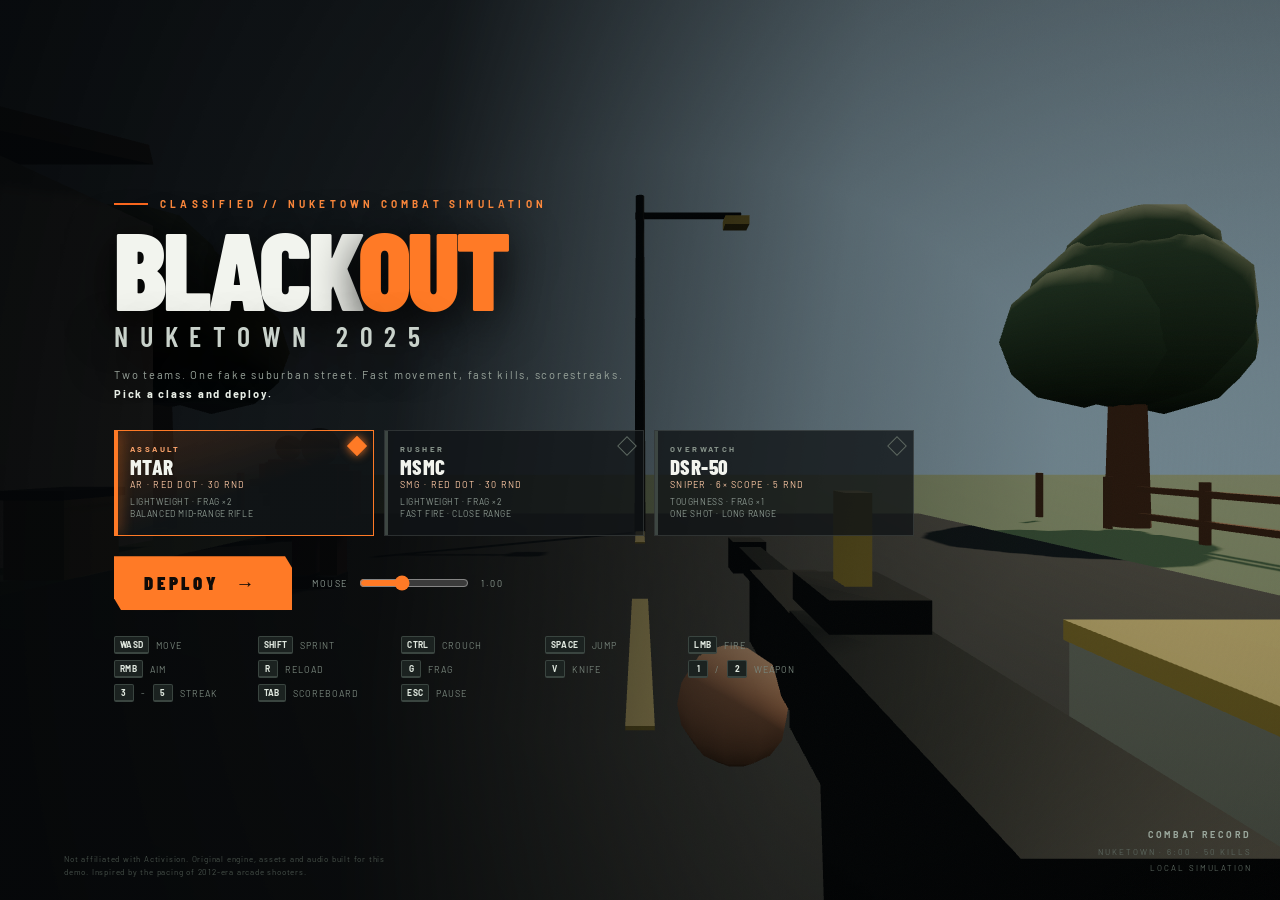
<file: index.html>
<!doctype html>
<html lang="en">
<head>
<meta charset="utf-8">
<meta name="viewport" content="width=device-width,initial-scale=1,maximum-scale=1,user-scalable=no,viewport-fit=cover">
<meta name="theme-color" content="#0a0c0e">
<link rel="icon" href="data:,">
<title>NUKETOWN 2025 — Blackout Ops</title>
<style>
@import url('https://fonts.googleapis.com/css2?family=Barlow+Condensed:wght@400;500;600;700;800;900&family=Barlow:wght@400;600;700&display=swap');

*{box-sizing:border-box}
html,body{margin:0;width:100%;height:100%;overflow:hidden;background:#07090b;color:#f2f4ee;
  font-family:'Barlow Condensed','Arial Narrow',Arial,sans-serif;touch-action:none}
body{user-select:none;-webkit-user-select:none;cursor:default}
#game{position:fixed;inset:0;width:100%;height:100%;display:block;background:#0a0d10}
.hidden{display:none!important}

/* ---------------- generic overlays ---------------- */
.screen{position:fixed;inset:0;z-index:40;display:flex;pointer-events:none}
.screen .panel{pointer-events:auto}

/* ---------------- menu ---------------- */
#menu{background:linear-gradient(97deg,rgba(4,6,8,.96) 0%,rgba(4,6,8,.89) 32%,rgba(4,6,8,.45) 63%,rgba(4,6,8,.14) 100%)}
#menu .menu-inner{position:relative;width:min(1180px,100%);margin:auto;padding:34px clamp(22px,5vw,70px);display:flex;flex-direction:column;justify-content:center;min-height:100%}
.eyebrow{font-family:'Barlow',sans-serif;font-size:10px;letter-spacing:.42em;color:#ff8a3d;font-weight:700;margin:0 0 12px;display:flex;align-items:center;gap:12px}
.eyebrow:before{content:'';width:34px;height:2px;background:#ff6a1f;display:inline-block}
.logo{font-size:clamp(58px,8.6vw,116px);line-height:.82;font-weight:900;letter-spacing:-.035em;margin:0;text-transform:uppercase;text-shadow:0 10px 48px #000}
.logo em{font-style:normal;color:#ff7a26}
.logo small{display:block;font-size:clamp(18px,2.2vw,28px);letter-spacing:.42em;font-weight:600;color:#c9d2cb;margin-top:10px;line-height:1}
.menu-sub{font-family:'Barlow',sans-serif;font-size:11px;letter-spacing:.16em;color:#9aa59c;margin:15px 0 0;max-width:510px;line-height:1.75}
.menu-sub b{color:#e7ede5}

.loadouts{display:flex;gap:10px;margin:26px 0 20px;flex-wrap:wrap;max-width:800px}
.loadout{position:relative;flex:1 1 200px;min-width:178px;padding:13px 15px 14px;background:rgba(16,20,22,.78);border:1px solid rgba(190,206,192,.16);cursor:pointer;transition:.16s;overflow:hidden}
.loadout:before{content:'';position:absolute;left:0;top:0;bottom:0;width:3px;background:#3d4642;transition:.16s}
.loadout:hover{background:rgba(28,34,35,.9);border-color:rgba(255,122,38,.45);transform:translateY(-2px)}
.loadout.active{border-color:#ff7a26;background:linear-gradient(160deg,rgba(255,122,38,.16),rgba(16,20,22,.92) 55%)}
.loadout.active:before{background:#ff7a26;box-shadow:0 0 14px #ff7a26}
.lo-tag{font-family:'Barlow',sans-serif;font-size:8px;letter-spacing:.3em;color:#89958c;font-weight:700}
.loadout.active .lo-tag{color:#ffa66d}
.lo-name{font-size:21px;font-weight:800;letter-spacing:.02em;margin:2px 0 1px;line-height:1.05;text-transform:uppercase}
.lo-gun{font-family:'Barlow',sans-serif;font-size:9px;letter-spacing:.14em;color:#ffcaa6;margin-bottom:6px}
.lo-perk{font-family:'Barlow',sans-serif;font-size:8.5px;letter-spacing:.07em;color:#8d9a92;line-height:1.5}
.lo-check{position:absolute;right:9px;top:8px;width:14px;height:14px;border:1px solid #5c665f;transform:rotate(45deg)}
.loadout.active .lo-check{background:#ff7a26;border-color:#ff7a26;box-shadow:0 0 10px #ff7a26}

.menu-actions{display:flex;align-items:center;gap:20px;flex-wrap:wrap}
.deploy{pointer-events:auto;border:0;background:#ff7a26;color:#100b08;font-family:'Barlow Condensed',Arial,sans-serif;font-weight:900;font-size:19px;letter-spacing:.2em;padding:15px 34px 15px 30px;cursor:pointer;
  clip-path:polygon(0 0,96% 0,100% 22%,100% 100%,4% 100%,0 78%);box-shadow:0 10px 40px #ff6a1f2e;transition:.15s}
.deploy:hover{background:#ffa04f;transform:translateY(-1px)}
.deploy:active{transform:translateY(1px)}
.sens-wrap{display:flex;align-items:center;gap:10px;font-family:'Barlow',sans-serif;font-size:9px;letter-spacing:.16em;color:#8d9a92}
.sens-wrap input{width:110px;accent-color:#ff7a26;cursor:pointer}
.controls{display:grid;grid-template-columns:repeat(auto-fit,minmax(112px,1fr));gap:6px 18px;max-width:700px;margin-top:26px;font-family:'Barlow',sans-serif;font-size:9px;letter-spacing:.11em;color:#78857c}
.controls span{display:flex;align-items:center;gap:7px}
.controls kbd{font-family:'Barlow',sans-serif;font-size:8.5px;font-weight:700;letter-spacing:.04em;color:#dfe7de;background:#1b2220;border:1px solid #3a4540;border-bottom-width:2px;border-radius:2px;padding:2px 5px;min-width:20px;text-align:center}
.menu-foot{position:absolute;right:28px;bottom:24px;text-align:right;font-family:'Barlow',sans-serif;font-size:8px;letter-spacing:.24em;color:#5c675f;line-height:2}
.menu-foot b{display:block;color:#9aa79c;font-size:9px;letter-spacing:.3em}
.legal{position:absolute;left:clamp(22px,5vw,70px);bottom:20px;font-family:'Barlow',sans-serif;font-size:8px;letter-spacing:.1em;color:#48524b;max-width:330px;line-height:1.7}

/* ---------------- hud ---------------- */
#hud{position:fixed;inset:0;z-index:20;pointer-events:none;font-family:'Barlow Condensed',Arial,sans-serif}
#hud.hidden{display:none}
#minimapwrap{position:absolute;left:22px;bottom:22px;width:174px;height:174px;background:rgba(5,8,9,.62);border:1px solid rgba(224,234,224,.25);box-shadow:0 6px 30px rgba(0,0,0,.55);padding:5px}
#minimap{width:100%;height:100%;display:block}
.mm-label{position:absolute;left:8px;top:8px;font-family:'Barlow',sans-serif;font-size:7px;letter-spacing:.24em;color:#c9d5ca;opacity:.8;text-shadow:0 1px 3px #000}
.mm-compass{position:absolute;right:8px;top:7px;font-family:'Barlow',sans-serif;font-size:8px;letter-spacing:.1em;color:#ffb07a;text-shadow:0 1px 3px #000}
#streaks{position:absolute;left:22px;bottom:206px;display:flex;gap:6px}
.streak{width:50px;height:44px;background:rgba(5,8,9,.6);border:1px solid rgba(224,234,224,.18);display:flex;flex-direction:column;align-items:center;justify-content:center;position:relative;overflow:hidden;transition:.2s}
.streak .s-ico{font-size:17px;line-height:1;color:#93a196;filter:grayscale(1)}
.streak .s-key{position:absolute;right:3px;top:2px;font-family:'Barlow',sans-serif;font-size:7px;color:#718076}
.streak .s-name{font-family:'Barlow',sans-serif;font-size:6.5px;letter-spacing:.1em;color:#79877d;margin-top:2px}
.streak .s-fill{position:absolute;left:0;bottom:0;height:2px;background:#ff7a26;width:0;transition:width .2s}
.streak.ready{border-color:#ff8a3d;background:rgba(255,122,38,.17);box-shadow:0 0 18px rgba(255,122,38,.28)}
.streak.ready .s-ico{color:#ffb27c;filter:none}
.streak.ready .s-name,.streak.ready .s-key{color:#ffc49b}
.streak.ready .s-fill{background:#ffb27c;width:100%!important;box-shadow:0 0 8px #ff7a26}
.streak.used{opacity:.35}

#killfeed{position:absolute;right:22px;top:18px;display:flex;flex-direction:column;align-items:flex-end;gap:3px;max-width:430px}
.kf{display:flex;align-items:center;gap:7px;background:rgba(5,8,9,.48);border-right:2px solid #7d8a80;padding:4px 8px;font-size:12px;letter-spacing:.05em;animation:kfin .18s ease-out;font-weight:600}
@keyframes kfin{from{transform:translateX(22px);opacity:0}to{transform:none;opacity:1}}
.kf .kf-a{color:#79b7ff}.kf .kf-b{color:#ff7f70}
.kf .kf-w{font-family:'Barlow',sans-serif;font-size:8px;letter-spacing:.12em;color:#bcc7bd;background:#20272a;padding:2px 5px}
.kf.self{border-right-color:#ff7a26;background:rgba(50,20,8,.6)}
.kf .kf-hs{color:#ffb04a;font-size:10px}

#matchbar{position:absolute;top:16px;left:50%;transform:translateX(-50%);display:flex;align-items:stretch;background:rgba(5,8,9,.62);border:1px solid rgba(224,234,224,.16);box-shadow:0 5px 24px #0008}
.mb-team{display:flex;align-items:center;gap:9px;padding:6px 16px 6px 12px;border-right:1px solid rgba(255,255,255,.1)}
.mb-team.enemy{border-right:0;border-left:1px solid rgba(255,255,255,.1);flex-direction:row-reverse}
.mb-score{font-size:30px;font-weight:800;line-height:.9;min-width:30px;text-align:center}
.mb-blue .mb-score{color:#84beff}.mb-red .mb-score{color:#ff887a}
.mb-tag{font-family:'Barlow',sans-serif;font-size:7px;letter-spacing:.2em;color:#93a096;text-align:center;line-height:1.6}
.mb-tag b{display:block;font-size:10px;letter-spacing:.14em;color:#e4ebe2}
.mb-mid{padding:6px 18px;display:flex;flex-direction:column;align-items:center;justify-content:center;min-width:86px}
#matchTimer{font-size:21px;font-weight:700;letter-spacing:.04em;line-height:1}
.mb-mode{font-family:'Barlow',sans-serif;font-size:6.5px;letter-spacing:.24em;color:#8b988e;margin-top:3px}
#spectateTag{position:absolute;top:78px;left:50%;transform:translateX(-50%);font-family:'Barlow',sans-serif;font-size:8px;letter-spacing:.3em;color:#ff9a63;background:rgba(5,8,9,.5);padding:3px 10px}

#crosshair{position:absolute;left:50%;top:50%;width:60px;height:60px;transform:translate(-50%,-50%)}
#crosshair .ch{position:absolute;background:#e8f0e6;box-shadow:0 0 3px #000a,0 0 1px #000}
#crosshair .ch.t,#crosshair .ch.b{width:1.5px;height:8px;left:50%;margin-left:-.75px}
#crosshair .ch.l,#crosshair .ch.r{height:1.5px;width:8px;top:50%;margin-top:-.75px}
#crosshair .ch.t{top:4px}#crosshair .ch.b{bottom:4px}#crosshair .ch.l{left:4px}#crosshair .ch.r{right:4px}
#crosshair .dot{position:absolute;left:50%;top:50%;width:2px;height:2px;margin:-1px;background:#fff;border-radius:50%;box-shadow:0 0 3px #000}
#crosshair.ads .ch{opacity:.0}
#hitmarker{position:absolute;left:50%;top:50%;width:34px;height:34px;transform:translate(-50%,-50%) rotate(45deg);opacity:0}
#hitmarker span{position:absolute;background:#fff;box-shadow:0 0 5px #000}
#hitmarker span:nth-child(1){left:0;top:0;width:10px;height:2px}
#hitmarker span:nth-child(2){right:0;top:0;width:10px;height:2px}
#hitmarker span:nth-child(3){left:0;bottom:0;width:10px;height:2px}
#hitmarker span:nth-child(4){right:0;bottom:0;width:10px;height:2px}
#hitmarker.show{animation:hm .22s ease-out}
#hitmarker.kill span{background:#ff4b3e}
#hitmarker.head span{background:#ffc247}
@keyframes hm{0%{opacity:1;transform:translate(-50%,-50%) rotate(45deg) scale(.7)}70%{opacity:1}100%{opacity:0;transform:translate(-50%,-50%) rotate(45deg) scale(1.25)}}

#killconfirm{position:absolute;left:50%;top:calc(50% + 34px);transform:translateX(-50%);text-align:center;opacity:0;transition:opacity .18s}
#killconfirm .kc-score{font-size:24px;font-weight:800;letter-spacing:.03em;color:#fff;text-shadow:0 2px 10px #000,0 0 20px #ff7a2666}
#killconfirm .kc-txt{font-family:'Barlow',sans-serif;font-size:8px;letter-spacing:.28em;color:#ffb07a;margin-top:1px;text-shadow:0 1px 4px #000}
#killconfirm.show{opacity:1}
#notify{position:absolute;left:50%;top:22%;transform:translateX(-50%);text-align:center;opacity:0;transition:opacity .2s}
#notify .n-main{font-size:22px;font-weight:800;letter-spacing:.16em;color:#ffd0ae;text-shadow:0 2px 12px #000,0 0 26px #ff6a1f44}
#notify .n-sub{font-family:'Barlow',sans-serif;font-size:8px;letter-spacing:.3em;color:#c9d4ca;margin-top:3px;text-shadow:0 1px 4px #000}
#notify.show{opacity:1}

#healthwrap{position:absolute;left:22px;bottom:212px;width:174px}
#healthbar{height:3px;background:rgba(255,255,255,.15);overflow:hidden}
#healthfill{height:100%;width:100%;background:#d8e7cf;transition:width .12s}
#hud.hurt #healthfill{background:#ff5a48}
#equip{display:flex;gap:8px;margin-top:6px;font-family:'Barlow',sans-serif;font-size:8px;letter-spacing:.13em;color:#93a096}
#equip b{color:#e6eee3;font-weight:600}

#weaponhud{position:absolute;right:26px;bottom:20px;text-align:right;min-width:230px}
#weaponName{font-size:23px;font-weight:800;letter-spacing:.05em;text-shadow:0 2px 12px #000;line-height:1}
#weaponMode{font-family:'Barlow',sans-serif;font-size:7.5px;letter-spacing:.26em;color:#9aa79c;margin-top:3px}
#ammoRow{display:flex;align-items:baseline;justify-content:flex-end;gap:8px;margin-top:2px;text-shadow:0 3px 16px #000}
#ammoMag{font-size:44px;font-weight:800;line-height:.95;letter-spacing:-.02em}
#ammoMag.low{color:#ff6c58}
#ammoRes{font-size:19px;font-weight:600;color:#a4b0a5}
#reloadHint{font-family:'Barlow',sans-serif;font-size:8px;letter-spacing:.26em;color:#ffb07a;height:12px;margin-top:2px;opacity:0;transition:.15s}
#reloadHint.show{opacity:1}
#weaponList{position:absolute;right:26px;bottom:126px;display:flex;flex-direction:column;align-items:flex-end;gap:2px;font-family:'Barlow',sans-serif;font-size:8px;letter-spacing:.16em;color:#65736a}
#weaponList .wl{padding:2px 7px;border-right:2px solid transparent}
#weaponList .wl.active{color:#e9f0e7;border-right-color:#ff7a26;background:rgba(255,122,38,.08)}

#dmgArcs{position:absolute;inset:0;overflow:hidden}
.arc{position:absolute;left:50%;top:50%;width:260px;height:260px;margin:-130px;border-radius:50%;border-top:3px solid #ff3b2e;filter:blur(1px);opacity:0;box-shadow:0 -8px 30px -12px #ff2a1d}
#hurt{position:fixed;inset:0;z-index:19;pointer-events:none;background:radial-gradient(ellipse at center,transparent 32%,rgba(150,10,4,.0) 52%,rgba(170,12,6,.55) 100%);opacity:0;transition:opacity .25s}
#flash{position:fixed;inset:0;z-index:18;pointer-events:none;background:#fff;opacity:0}
#vignette{position:fixed;inset:0;z-index:17;pointer-events:none;background:radial-gradient(ellipse at center,transparent 46%,rgba(0,0,0,.34) 100%)}
#grain{position:fixed;inset:0;z-index:16;pointer-events:none;opacity:.045;background-image:url("data:image/svg+xml;utf8,<svg xmlns='http://www.w3.org/2000/svg' width='140' height='140'><filter id='n'><feTurbulence type='fractalNoise' baseFrequency='.9' numOctaves='2'/></filter><rect width='140' height='140' filter='url(%23n)' opacity='.6'/></svg>")}
#scope{position:fixed;inset:0;z-index:21;pointer-events:none;display:none}
#scope.on{display:block}
#scope .sc-ring{position:absolute;left:50%;top:50%;width:min(78vh,78vw);height:min(78vh,78vw);transform:translate(-50%,-50%);border-radius:50%;
  box-shadow:0 0 0 2000px #000,inset 0 0 60px 30px #000;border:2px solid #0a0a0a}
#scope .sc-cross{position:absolute;left:50%;top:50%;transform:translate(-50%,-50%);width:min(78vh,78vw);height:min(78vh,78vw)}
#scope .sc-cross:before,#scope .sc-cross:after{content:'';position:absolute;background:#0b0f0c;opacity:.9}
#scope .sc-cross:before{left:50%;top:0;bottom:0;width:1px}
#scope .sc-cross:after{top:50%;left:0;right:0;height:1px}
#scope .sc-mil{position:absolute;left:50%;top:50%;width:min(78vh,78vw);height:min(78vh,78vw);transform:translate(-50%,-50%);border-radius:50%;background:
  radial-gradient(circle at 50% 50%,transparent 0 9%,#0b0f0c 9.2% 9.6%,transparent 9.8% 19%,#0b0f0c 19.2% 19.6%,transparent 19.8%) ;opacity:.75}

/* ---------------- death / pause / end ---------------- */
#death{position:fixed;inset:0;z-index:30;pointer-events:none;display:flex;flex-direction:column;align-items:center;justify-content:center;background:radial-gradient(ellipse at center,rgba(60,4,2,.18),rgba(8,2,2,.72));opacity:0;transition:opacity .3s}
#death.on{opacity:1}
#death .d-kicker{font-family:'Barlow',sans-serif;font-size:9px;letter-spacing:.36em;color:#ff9c8c}
#death .d-killer{font-size:42px;font-weight:800;letter-spacing:.03em;margin:4px 0 2px;text-shadow:0 5px 30px #000}
#death .d-weap{font-family:'Barlow',sans-serif;font-size:9px;letter-spacing:.24em;color:#b9c4ba}
#death .d-respawn{font-family:'Barlow',sans-serif;font-size:8px;letter-spacing:.3em;color:#8b978d;margin-top:22px}
#death .d-count{font-size:34px;font-weight:800;color:#ffd0c4;line-height:1}

#pause,#endscreen{position:fixed;inset:0;z-index:45;display:flex;align-items:center;justify-content:center;background:rgba(5,8,9,.8);backdrop-filter:blur(4px);pointer-events:auto}
.pause-card{width:min(460px,92vw);background:#0d1214;border:1px solid #2b3537;padding:30px;box-shadow:0 18px 80px #000}
.pause-card h2{margin:0;font-size:38px;font-weight:900;letter-spacing:.02em;line-height:1}
.pause-card .pc-tag{font-family:'Barlow',sans-serif;font-size:8px;letter-spacing:.3em;color:#ff8a3d;margin-bottom:8px}
.pause-card .pc-row{display:flex;justify-content:space-between;align-items:center;gap:16px;margin-top:18px;font-family:'Barlow',sans-serif;font-size:9px;letter-spacing:.15em;color:#9aa79c}
.pause-card .pc-row input{width:180px;accent-color:#ff7a26}
.pc-btns{display:flex;gap:10px;margin-top:26px}
.pc-btn{border:1px solid #46514b;background:#151c1c;color:#e6eee3;font-family:'Barlow Condensed',Arial,sans-serif;font-weight:700;font-size:14px;letter-spacing:.16em;padding:10px 18px;cursor:pointer}
.pc-btn.primary{background:#ff7a26;border-color:#ff7a26;color:#150d08}
.pc-btn:hover{filter:brightness(1.15)}

#endscreen .end-inner{width:min(760px,94vw);text-align:center}
#endResult{font-size:clamp(54px,9vw,104px);font-weight:900;letter-spacing:.02em;line-height:.86;margin:0;text-shadow:0 8px 50px #000}
#endResult.win{color:#ffb073}
#endResult.loss{color:#ff5f50}
#endSub{font-family:'Barlow',sans-serif;font-size:9px;letter-spacing:.32em;color:#aab6ac;margin-top:14px}
.end-stats{display:grid;grid-template-columns:repeat(5,1fr);gap:1px;background:#2a3335;border:1px solid #2a3335;margin:30px 0}
.end-stat{background:#0d1214;padding:14px 6px}
.end-stat .es-v{font-size:30px;font-weight:800;line-height:1}
.end-stat .es-k{font-family:'Barlow',sans-serif;font-size:7px;letter-spacing:.24em;color:#8b978d;margin-top:5px}
.end-btns{display:flex;justify-content:center;gap:10px}

#loading{position:fixed;inset:0;z-index:60;background:#07090b;display:flex;flex-direction:column;align-items:center;justify-content:center;gap:16px;transition:opacity .4s}
#loading.gone{opacity:0;pointer-events:none}
.ld-logo{font-size:34px;font-weight:900;letter-spacing:.3em;color:#dfe8dd}
.ld-bar{width:220px;height:2px;background:#252d2b;overflow:hidden}
.ld-bar i{display:block;height:100%;width:0;background:#ff7a26;transition:width .25s}
.ld-txt{font-family:'Barlow',sans-serif;font-size:8px;letter-spacing:.3em;color:#66736a}

#clickcatch{position:fixed;inset:0;z-index:25;display:flex;align-items:center;justify-content:center;background:rgba(3,5,6,.35);cursor:pointer}
#clickcatch .cc{font-family:'Barlow',sans-serif;font-size:10px;letter-spacing:.3em;color:#e9f0e7;background:rgba(6,9,10,.85);border:1px solid #3c4741;padding:14px 26px;text-shadow:0 1px 5px #000}

.mobile-only{display:none}
#touchControls{display:none}
#rotatePrompt{display:none}
@media(max-width:820px){
  #minimapwrap{width:120px;height:120px;left:12px;bottom:12px}
  #streaks{bottom:142px;left:12px;gap:4px}
  .streak{width:40px;height:36px}
  #healthwrap{left:12px;bottom:140px;width:120px}
  #weaponhud{right:14px;bottom:12px;min-width:170px}
  #weaponName{font-size:17px}#ammoMag{font-size:34px}#ammoRes{font-size:15px}
  #weaponList{display:none}
  #matchbar{transform:translateX(-50%) scale(.86);top:10px}
  #killfeed{top:64px;right:10px;max-width:270px}
  .kf{font-size:10px}
  #equip{display:none}
  .legal{display:none}
  .mobile-only{display:block}
  #menu .menu-inner{padding-top:60px;justify-content:flex-start}
  #menu{background:linear-gradient(180deg,rgba(4,6,8,.94),rgba(4,6,8,.72))}
  .controls{display:none}
}
@media(max-height:620px){
  .logo{font-size:52px}.menu-sub{display:none}.loadouts{margin:14px 0}.controls{display:none}
  #menu .menu-inner{padding-top:20px}
}
/* Android landscape touch layout */
@media (pointer:coarse) and (orientation:landscape){
  #touchControls{display:block;position:fixed;inset:0;z-index:23;pointer-events:none}
  #touchControls.hidden{display:none!important}
  #lookArea{position:absolute;left:38%;right:0;top:0;bottom:0;pointer-events:auto;touch-action:none}
  .touch-btn{pointer-events:auto;touch-action:none;border:1px solid rgba(255,255,255,.42);background:rgba(9,14,15,.55);color:#fff;border-radius:50%;font:800 10px 'Barlow',Arial,sans-serif;letter-spacing:.08em;text-shadow:0 1px 3px #000;box-shadow:0 3px 12px #0006;display:flex;align-items:center;justify-content:center;padding:0;user-select:none;-webkit-user-select:none}
  .touch-btn:active,.touch-btn.down{background:rgba(255,122,38,.78);border-color:#ffc18c}
  #movePad{pointer-events:auto;touch-action:none;position:absolute;left:max(18px,env(safe-area-inset-left));bottom:max(18px,env(safe-area-inset-bottom));width:clamp(94px,19vh,142px);height:clamp(94px,19vh,142px);border:1px solid #ffffff55;border-radius:50%;background:#090e0f55;box-shadow:inset 0 0 24px #0005}
  #moveNub{position:absolute;left:50%;top:50%;width:40%;height:40%;transform:translate(-50%,-50%);border-radius:50%;background:#dbe5dc66;border:1px solid #ffffff80;pointer-events:none}
  #touchActions{position:absolute;right:max(14px,env(safe-area-inset-right));bottom:max(14px,env(safe-area-inset-bottom));width:clamp(190px,36vh,230px);height:clamp(190px,36vh,220px);pointer-events:none}
  #touchActions .touch-btn{position:absolute}
  #touchFire{width:clamp(66px,13vh,92px);height:clamp(66px,13vh,92px);right:0;bottom:0;background:rgba(190,63,38,.68);font-size:12px}
  #touchAim{width:52px;height:52px;right:82px;bottom:11px}
  #touchJump{width:48px;height:48px;right:16px;bottom:104px}
  #touchReload{width:44px;height:44px;right:78px;bottom:83px}
  #touchGrenade{width:44px;height:44px;right:132px;bottom:61px}
  #touchKnife{width:40px;height:40px;right:133px;bottom:10px}
  #touchSwap{width:46px;height:42px;right:82px;bottom:147px;border-radius:12px}
  #touchPause{position:absolute;right:max(12px,env(safe-area-inset-right));top:max(10px,env(safe-area-inset-top));width:42px;height:38px;border-radius:8px;font-size:9px}
  #touchControls .touch-streaks{position:absolute;left:50%;bottom:max(10px,env(safe-area-inset-bottom));transform:translateX(-50%);display:flex;gap:6px;pointer-events:none}
  .touch-streak{pointer-events:auto;touch-action:none;width:44px;height:34px;border-radius:6px;font-size:8px}
  #minimapwrap{width:clamp(82px,15vh,112px);height:clamp(82px,15vh,112px);left:max(10px,env(safe-area-inset-left));top:max(10px,env(safe-area-inset-top));bottom:auto}
  #healthwrap{left:max(10px,env(safe-area-inset-left));bottom:calc(max(10px,env(safe-area-inset-bottom)) + clamp(90px,16vh,120px));width:clamp(82px,15vh,112px)}
  #equip{display:none}
  #streaks{display:none} #weaponhud{right:max(12px,env(safe-area-inset-right));bottom:calc(max(12px,env(safe-area-inset-bottom)) + clamp(190px,43vh,230px));min-width:100px}
  #weaponName{font-size:15px}#ammoMag{font-size:27px}#ammoRes{font-size:12px}#weaponMode{font-size:6px}
  #matchbar{top:max(8px,env(safe-area-inset-top));transform:translateX(-50%) scale(.78);transform-origin:top center}
  #killfeed{right:60px;top:10px;max-width:180px}.kf{font-size:9px}
  #menu .menu-inner{padding:18px 26px;justify-content:center;min-height:100%}
  .logo{font-size:clamp(48px,9vh,76px)}.logo small{font-size:15px;margin-top:6px}
  .eyebrow{margin-bottom:6px;font-size:8px}.menu-sub{margin-top:8px;font-size:9px;line-height:1.4}
  .loadouts{gap:7px;margin:12px 0;max-width:670px}.loadout{min-width:0;padding:9px 10px}.lo-name{font-size:17px}.lo-perk{font-size:7px}.lo-gun{font-size:7px;margin-bottom:3px}
  .controls{display:none}.menu-foot{right:12px;bottom:10px;font-size:7px}.legal{display:none}
  .deploy{font-size:16px;padding:12px 25px}.menu-actions{gap:12px}
}
@media (pointer:coarse) and (orientation:portrait){
  #rotatePrompt{display:flex;position:fixed;inset:0;z-index:100;background:#080b0c;color:#f2f4ee;align-items:center;justify-content:center;text-align:center;padding:26px;font-family:'Barlow Condensed',Arial,sans-serif}
  #rotatePrompt .rotate-card{max-width:300px}
  #rotatePrompt .rotate-icon{font-size:58px;color:#ff7a26;line-height:1;margin-bottom:14px;display:block;animation:rotateHint 1.8s ease-in-out infinite}
  #rotatePrompt b{display:block;font-size:23px;letter-spacing:.12em}
  #rotatePrompt span{display:block;font:10px 'Barlow',Arial,sans-serif;letter-spacing:.18em;color:#9aa79c;margin-top:8px;line-height:1.7}
}
@keyframes rotateHint{50%{transform:rotate(-90deg)}}
</style>
</head>
<body>
<canvas id="game"></canvas>

<div id="grain"></div>
<div id="vignette"></div>
<div id="hurt"></div>
<div id="flash"></div>

<!-- ============ HUD ============ -->
<div id="hud" class="hidden">
  <div id="dmgArcs"></div>
  <div id="minimapwrap">
    <canvas id="minimap" width="328" height="328"></canvas>
    <div class="mm-label">NUKETOWN</div>
    <div class="mm-compass" id="mmCompass">N</div>
  </div>
  <div id="streaks">
    <div class="streak" id="streak0" data-i="0"><span class="s-key">3</span><span class="s-ico">◉</span><span class="s-name">UAV</span><i class="s-fill"></i></div>
    <div class="streak" id="streak1" data-i="1"><span class="s-key">4</span><span class="s-ico">➤</span><span class="s-name">H-K</span><i class="s-fill"></i></div>
    <div class="streak" id="streak2" data-i="2"><span class="s-key">5</span><span class="s-ico">☄</span><span class="s-name">STRIKE</span><i class="s-fill"></i></div>
  </div>
  <div id="healthwrap">
    <div id="healthbar"><div id="healthfill"></div></div>
    <div id="equip"><span>FRAG <b id="fragCount">×2</b></span><span>KNIFE <b>[V]</b></span></div>
  </div>

  <div id="matchbar">
    <div class="mb-team mb-blue"><div class="mb-score" id="scoreBlue">0</div><div class="mb-tag"><b>BLACKOUT</b>YOUR TEAM</div></div>
    <div class="mb-mid"><div id="matchTimer">6:00</div><div class="mb-mode">TEAM DEATHMATCH</div></div>
    <div class="mb-team mb-red"><div class="mb-score" id="scoreRed">0</div><div class="mb-tag"><b>CELL</b>ENEMY</div></div>
  </div>
  <div id="spectateTag" class="hidden">RESPAWNING</div>

  <div id="killfeed"></div>

  <div id="crosshair">
    <div class="ch t"></div><div class="ch b"></div><div class="ch l"></div><div class="ch r"></div><div class="dot"></div>
  </div>
  <div id="hitmarker"><span></span><span></span><span></span><span></span></div>
  <div id="killconfirm"><div class="kc-score">+100</div><div class="kc-txt">ENEMY DOWN</div></div>
  <div id="notify"><div class="n-main">UAV ONLINE</div><div class="n-sub">ENEMY POSITIONS REVEALED</div></div>

  <div id="weaponhud">
    <div id="weaponMode">ASSAULT RIFLE</div>
    <div id="weaponName">MTAR</div>
    <div id="ammoRow"><div id="ammoMag">30</div><div id="ammoRes">/ 180</div></div>
    <div id="reloadHint">RELOADING</div>
  </div>
  <div id="weaponList">
    <div class="wl active" id="wl1">1 · PRIMARY</div>
    <div class="wl" id="wl2">2 · M1911</div>
  </div>
</div>

<div id="scope"><div class="sc-ring"></div><div class="sc-mil"></div><div class="sc-cross"></div></div>

<!-- ============ DEATH ============ -->
<div id="death">
  <div class="d-kicker">YOU WERE KILLED BY</div>
  <div class="d-killer" id="deathKiller">HAVOC</div>
  <div class="d-weap" id="deathWeapon">MTAR</div>
  <div class="d-respawn">RESPAWN IN</div>
  <div class="d-count" id="respawnCount">3</div>
</div>

<!-- ============ MENU ============ -->
<div id="menu" class="screen">
  <div class="menu-inner">
    <div class="eyebrow">CLASSIFIED // NUKETOWN COMBAT SIMULATION</div>
    <h1 class="logo">BLACK<em>OUT</em><small>NUKETOWN 2025</small></h1>
    <p class="menu-sub">Two teams. One fake suburban street. Fast movement, fast kills, scorestreaks. <b>Pick a class and deploy.</b></p>

    <div class="loadouts" id="loadouts">
      <div class="loadout active" data-loadout="0">
        <div class="lo-tag">ASSAULT</div><div class="lo-name">MTAR</div>
        <div class="lo-gun">AR · RED DOT · 30 RND</div>
        <div class="lo-perk">LIGHTWEIGHT · FRAG ×2<br>BALANCED MID-RANGE RIFLE</div>
        <div class="lo-check"></div>
      </div>
      <div class="loadout" data-loadout="1">
        <div class="lo-tag">RUSHER</div><div class="lo-name">MSMC</div>
        <div class="lo-gun">SMG · RED DOT · 30 RND</div>
        <div class="lo-perk">LIGHTWEIGHT · FRAG ×2<br>FAST FIRE · CLOSE RANGE</div>
        <div class="lo-check"></div>
      </div>
      <div class="loadout" data-loadout="2">
        <div class="lo-tag">OVERWATCH</div><div class="lo-name">DSR-50</div>
        <div class="lo-gun">SNIPER · 6× SCOPE · 5 RND</div>
        <div class="lo-perk">TOUGHNESS · FRAG ×1<br>ONE SHOT · LONG RANGE</div>
        <div class="lo-check"></div>
      </div>
    </div>

    <div class="menu-actions">
      <button class="deploy" id="deployBtn">DEPLOY &nbsp;→</button>
      <div class="sens-wrap"><span>MOUSE</span><input id="sensInput" type="range" min="20" max="240" value="100"><span id="sensVal">1.00</span></div>
    </div>

    <div class="controls">
      <span><kbd>WASD</kbd> MOVE</span><span><kbd>SHIFT</kbd> SPRINT</span><span><kbd>CTRL</kbd> CROUCH</span>
      <span><kbd>SPACE</kbd> JUMP</span><span><kbd>LMB</kbd> FIRE</span><span><kbd>RMB</kbd> AIM</span>
      <span><kbd>R</kbd> RELOAD</span><span><kbd>G</kbd> FRAG</span><span><kbd>V</kbd> KNIFE</span>
      <span><kbd>1</kbd>/<kbd>2</kbd> WEAPON</span><span><kbd>3</kbd>-<kbd>5</kbd> STREAK</span><span><kbd>TAB</kbd> SCOREBOARD</span>
      <span><kbd>ESC</kbd> PAUSE</span>
    </div>
  </div>
  <div class="menu-foot"><b>COMBAT RECORD</b>NUKETOWN · 6:00 · 50 KILLS<br>LOCAL SIMULATION</div>
  <div class="legal">Not affiliated with Activision. Original engine, assets and audio built for this demo. Inspired by the pacing of 2012-era arcade shooters.</div>
</div>

<!-- ============ PAUSE ============ -->
<div id="pause" class="hidden">
  <div class="pause-card">
    <div class="pc-tag">SIMULATION PAUSED</div>
    <h2>STANDBY</h2>
    <div class="pc-row"><span>MOUSE SENSITIVITY</span><input id="pauseSens" type="range" min="20" max="240" value="100"></div>
    <div class="pc-row"><span>SCORE LIMIT</span><span id="pauseScore">0 — 0</span></div>
    <div class="pc-btns"><button class="pc-btn primary" id="resumeBtn">RESUME</button><button class="pc-btn" id="quitBtn">QUIT MATCH</button></div>
  </div>
</div>

<!-- ============ END ============ -->
<div id="endscreen" class="hidden">
  <div class="end-inner">
    <h1 id="endResult">VICTORY</h1>
    <div id="endSub">TEAM DEATHMATCH · NUKETOWN 2025</div>
    <div class="end-stats">
      <div class="end-stat"><div class="es-v" id="esKills">0</div><div class="es-k">KILLS</div></div>
      <div class="end-stat"><div class="es-v" id="esDeaths">0</div><div class="es-k">DEATHS</div></div>
      <div class="end-stat"><div class="es-v" id="esKd">0.00</div><div class="es-k">K/D</div></div>
      <div class="end-stat"><div class="es-v" id="esScore">0</div><div class="es-k">SCORE</div></div>
      <div class="end-stat"><div class="es-v" id="esAcc">0%</div><div class="es-k">ACCURACY</div></div>
    </div>
    <div class="end-btns"><button class="pc-btn primary" id="againBtn">PLAY AGAIN</button><button class="pc-btn" id="menuBtn">CHANGE CLASS</button></div>
  </div>
</div>

<div id="clickcatch" class="hidden"><div class="cc">CLICK TO CAPTURE MOUSE</div></div>

<div id="touchControls" class="hidden" aria-label="Touch controls">
  <div id="lookArea" aria-hidden="true"></div>
  <div id="movePad" aria-label="Move">
    <div id="moveNub"></div>
  </div>
  <div id="touchActions">
    <button class="touch-btn" id="touchFire" data-touch-action="fire">FIRE</button>
    <button class="touch-btn" id="touchAim" data-touch-action="aim">AIM</button>
    <button class="touch-btn" id="touchJump" data-touch-action="jump">JUMP</button>
    <button class="touch-btn" id="touchReload" data-touch-action="reload">R</button>
    <button class="touch-btn" id="touchGrenade" data-touch-action="grenade">FRAG</button>
    <button class="touch-btn" id="touchKnife" data-touch-action="knife">KNIFE</button>
    <button class="touch-btn" id="touchSwap" data-touch-action="swap">SWAP</button>
  </div>
  <button class="touch-btn" id="touchPause" data-touch-action="pause">Ⅱ</button>
  <div class="touch-streaks">
    <button class="touch-btn touch-streak" data-touch-action="streak0">UAV</button>
    <button class="touch-btn touch-streak" data-touch-action="streak1">H-K</button>
    <button class="touch-btn touch-streak" data-touch-action="streak2">STRIKE</button>
  </div>
</div>

<div id="rotatePrompt" role="status" aria-live="polite">
  <div class="rotate-card"><b class="rotate-icon">▱</b><b>ROTATE YOUR DEVICE</b><span>BLACKOUT OPS IS DESIGNED FOR LANDSCAPE PLAY</span></div>
</div>

<div id="loading">
  <div class="ld-logo">BLACKOUT</div>
  <div class="ld-bar"><i id="ldFill"></i></div>
  <div class="ld-txt" id="ldTxt">BUILDING NUKETOWN…</div>
</div>

<script type="importmap">
{ "imports": { "three": "./vendor/three.module.js" } }
</script>
<script type="module" src="./src/main.js"></script>
</body>
</html>
</file>
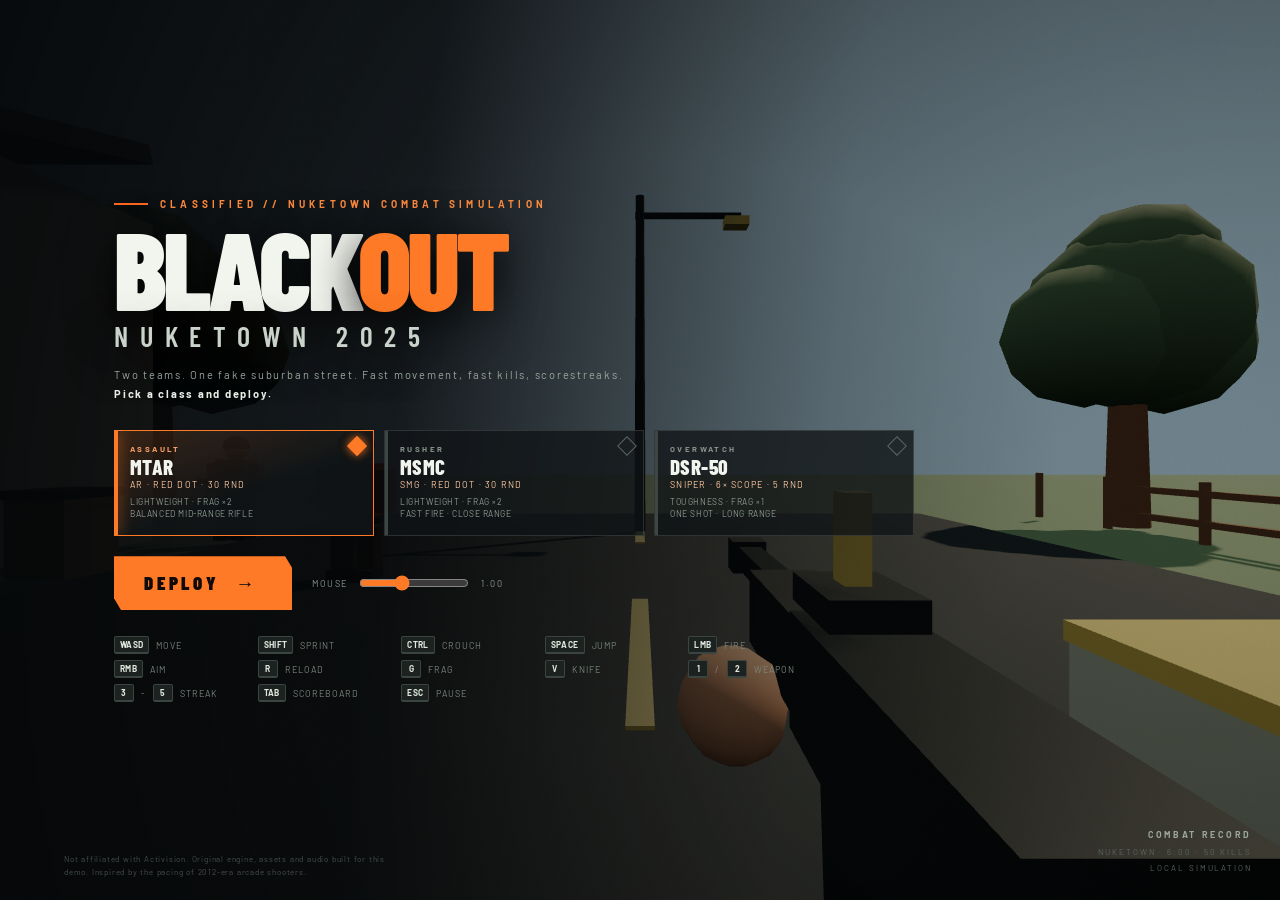
<file: touch-validation.html>
<!doctype html><meta name="viewport" content="width=device-width,initial-scale=1"><body><iframe id="game" src="/" style="position:fixed;inset:0;width:100vw;height:100vh;border:0"></iframe><pre id="result" style="position:fixed;top:0;left:0;z-index:9999;color:transparent"></pre><script>
const frame=document.querySelector('#game');
frame.addEventListener('load',()=>setTimeout(()=>{
 const w=frame.contentWindow,d=frame.contentDocument;
 d.querySelector('#deployBtn').click();
 setTimeout(()=>{
  const controls=d.querySelector('#touchControls');
  document.querySelector('#result').textContent=JSON.stringify({innerWidth:w.innerWidth,innerHeight:w.innerHeight,coarse:w.matchMedia('(pointer:coarse)').matches,landscape:w.matchMedia('(orientation:landscape)').matches,touchPoints:w.navigator.maxTouchPoints,active:d.querySelector('#hud').classList.contains('hidden')===false,controlsDisplay:w.getComputedStyle(controls).display,controlsHidden:controls.classList.contains('hidden'),buttons:[...d.querySelectorAll('#touchControls [data-touch-action]')].map(b=>({id:b.id,rect:[...['left','top','width','height'].map(k=>Math.round(b.getBoundingClientRect()[k]))})),error:d.querySelector('#ldTxt')?.textContent});
 },2200);
},1200));
</script></body>
</file>
